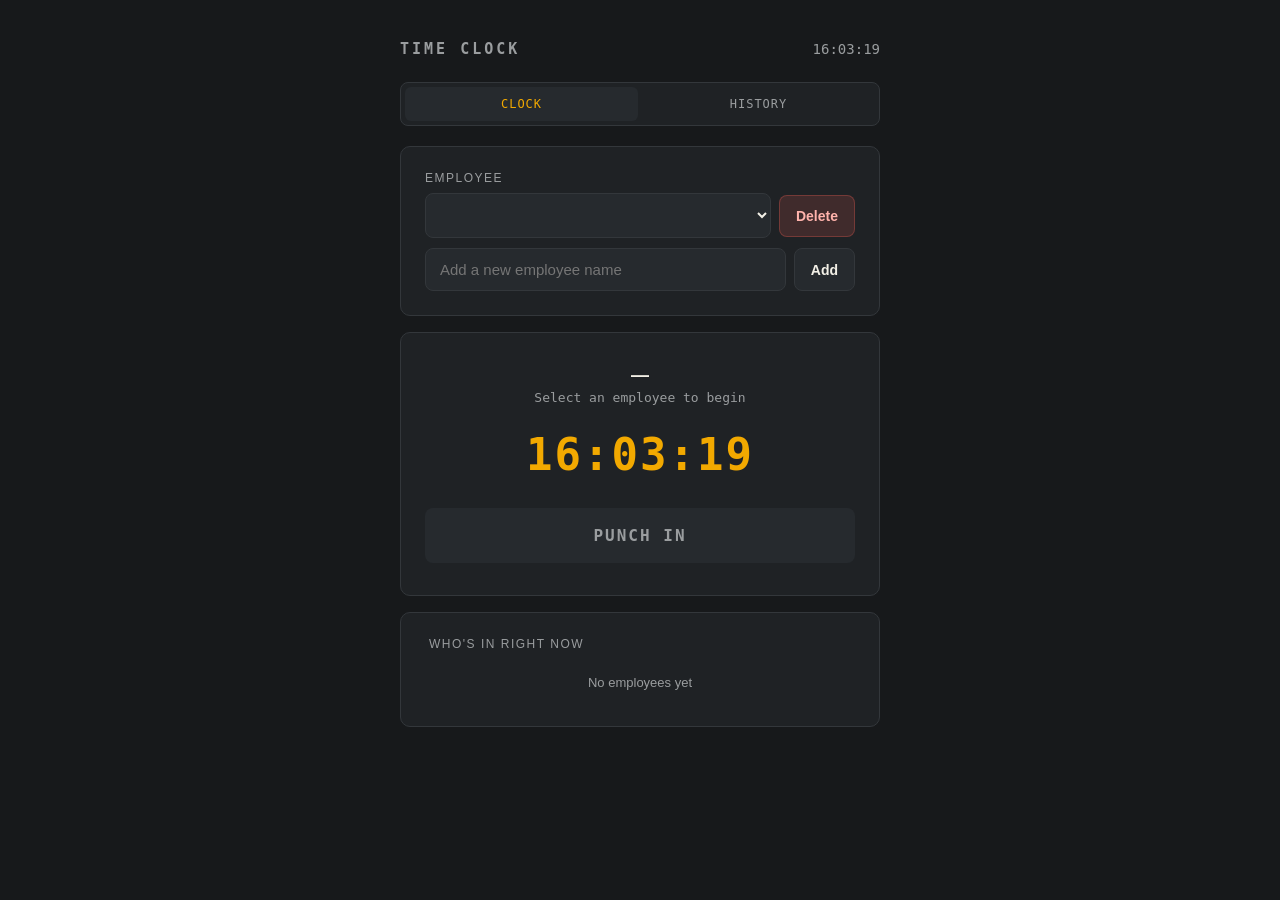
<file: index.html>
<!DOCTYPE html>
<html lang="en">
  <head>
    <meta charset="UTF-8" />
    <meta http-equiv="refresh" content="0; url=/timeclock.html" />
    <title>Time In/Out</title>
  </head>
  <body>
    <p>Redirecting to the time clock app...</p>
  </body>
</html>
</file>
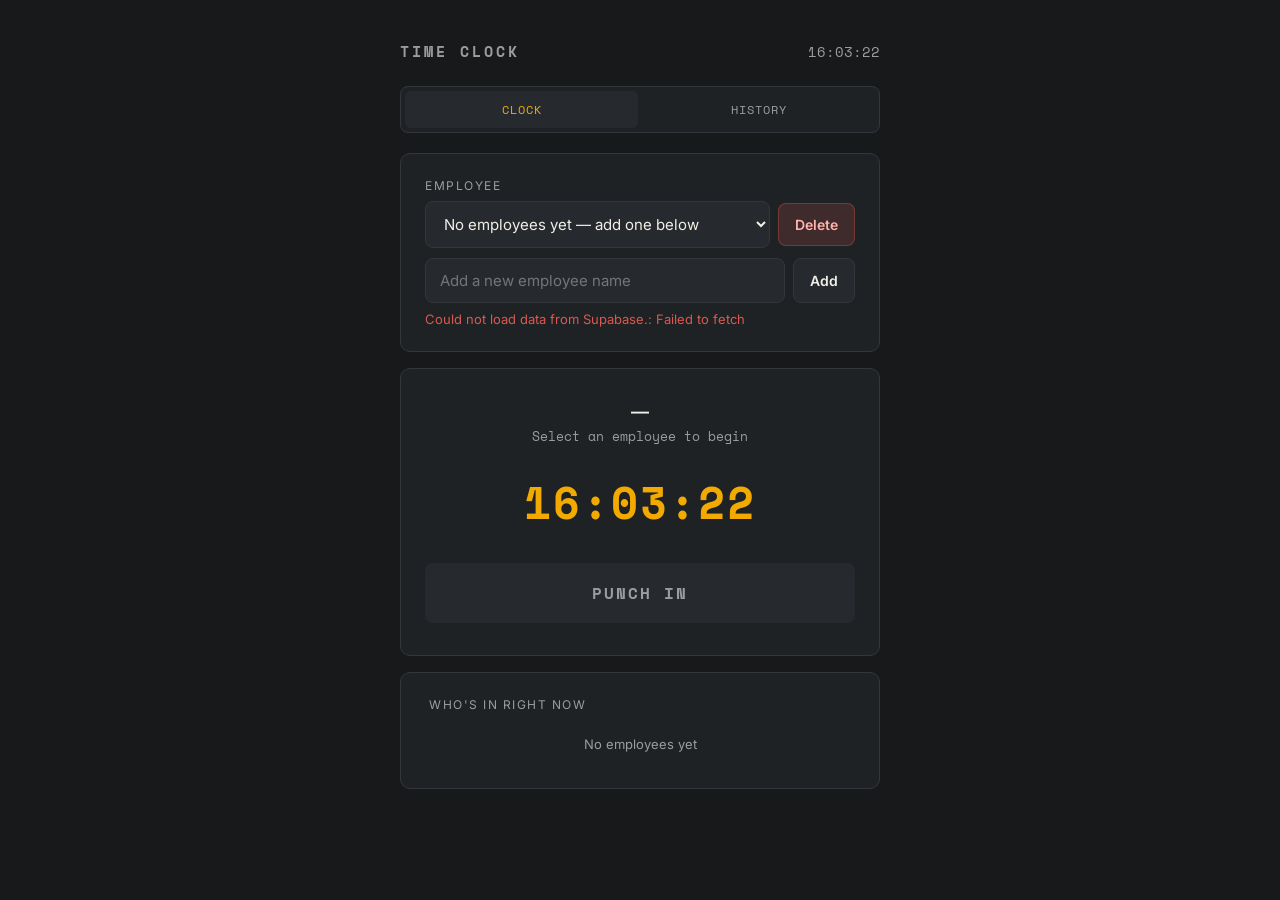
<file: timeclock.html>
<!DOCTYPE html>
<html lang="en">
<head>
<meta charset="UTF-8">
<meta name="viewport" content="width=device-width, initial-scale=1.0">
<title>Time Clock</title>
<link rel="stylesheet" href="style.css">
</head>
<body>
<div class="app">

  <div class="brand">
    <h1>Time Clock</h1>
    <div class="clock" id="headerClock">--:--:--</div>
  </div>

  <div class="tabs">
    <button class="tab-btn active" id="tabClockBtn">Clock</button>
    <button class="tab-btn" id="tabHistoryBtn">History</button>
  </div>

  <div class="page active" id="pageClock">

    <div class="card">
      <label class="field-label" for="employeeSelect">Employee</label>
      <div class="employee-actions">
        <select id="employeeSelect"></select>
        <button class="btn btn-danger" id="deleteEmployeeBtn" disabled>Delete</button>
      </div>
      <div class="add-row">
        <input type="text" id="newEmployeeInput" placeholder="Add a new employee name">
        <button class="btn" id="addEmployeeBtn">Add</button>
      </div>
      <div class="error-msg" id="errorMsg" style="display:none;"></div>
    </div>

    <div class="card punch-card">
      <div class="employee-name" id="punchEmployeeName">—</div>
      <div class="status-line" id="punchStatus">Select an employee to begin</div>
      <div class="digital-time" id="liveClock">--:--:--</div>
      <button class="punch-btn punch-in" id="punchBtn" disabled>Punch in</button>
    </div>

    <div class="card">
      <div class="section-title">Who's in right now</div>
      <div id="board"><div class="empty">No employees yet</div></div>
    </div>

  </div>

  <div class="page" id="pageHistory">

    <div class="card">
      <label class="field-label" for="historyEmployeeSelect">Employee</label>
      <select id="historyEmployeeSelect">
        <option value="__all__">All employees</option>
      </select>
    </div>

    <div class="card">
      <div class="history-toolbar">
        <div class="section-title">Weekly history</div>
        <button class="btn export-btn" id="exportPdfBtn">Export PDF</button>
      </div>
      <div class="week-nav">
        <button class="week-nav-btn" id="weekPrevBtn" aria-label="Previous week">&lsaquo;</button>
        <div>
          <div class="week-label" id="weekLabel">—</div>
          <div class="week-total" id="weekTotal"></div>
        </div>
        <button class="week-nav-btn" id="weekNextBtn" aria-label="Next week">&rsaquo;</button>
      </div>
      <div id="historyDays"></div>
      <div class="empty" id="historyEmptyMsg" style="display:none;">No punches this week</div>
    </div>

  </div>

</div>

<script src="supabase-config.js"></script>
<script src="script.js"></script>
</body>
</html>
</file>
<file: style.css>
@import url('https://fonts.googleapis.com/css2?family=Space+Mono:wght@400;700&family=Inter:wght@400;500;600;700&display=swap');

:root {
  --bg: #17191b;
  --panel: #1f2225;
  --panel-raised: #262a2e;
  --amber: #f2a900;
  --amber-dim: #7a5700;
  --text: #f2efe6;
  --text-dim: #9a9d9f;
  --line: #33373b;
  --green: #4caf7d;
  --red: #d9584f;
  --radius: 10px;
}

* { box-sizing: border-box; }

body {
  margin: 0;
  background: var(--bg);
  color: var(--text);
  font-family: 'Inter', sans-serif;
  min-height: 100vh;
  display: flex;
  justify-content: center;
  padding: 40px 16px;
}

.app {
  width: 100%;
  max-width: 480px;
}

.brand {
  display: flex;
  align-items: baseline;
  justify-content: space-between;
  margin-bottom: 24px;
}

.brand h1 {
  font-family: 'Space Mono', monospace;
  font-size: 15px;
  letter-spacing: 3px;
  text-transform: uppercase;
  margin: 0;
  color: var(--text-dim);
}

.brand .clock {
  font-family: 'Space Mono', monospace;
  font-size: 14px;
  color: var(--text-dim);
}

.card {
  background: var(--panel);
  border: 1px solid var(--line);
  border-radius: var(--radius);
  padding: 24px;
  margin-bottom: 16px;
}

.field-label {
  font-size: 12px;
  text-transform: uppercase;
  letter-spacing: 1.5px;
  color: var(--text-dim);
  margin-bottom: 8px;
  display: block;
}

select, input[type=text] {
  width: 100%;
  background: var(--panel-raised);
  border: 1px solid var(--line);
  color: var(--text);
  padding: 12px 14px;
  border-radius: 8px;
  font-size: 15px;
  font-family: 'Inter', sans-serif;
  outline: none;
}

select:focus, input[type=text]:focus {
  border-color: var(--amber-dim);
}

.add-row {
  display: flex;
  gap: 8px;
  margin-top: 10px;
}

.add-row input { flex: 1; }

.btn {
  background: var(--panel-raised);
  border: 1px solid var(--line);
  color: var(--text);
  padding: 12px 16px;
  border-radius: 8px;
  font-size: 14px;
  font-weight: 600;
  cursor: pointer;
  font-family: 'Inter', sans-serif;
}

.btn:hover { border-color: var(--text-dim); }

.employee-actions {
  display: flex;
  gap: 8px;
  align-items: center;
}

.employee-actions select {
  flex: 1;
}

.btn-danger {
  background: rgba(217, 88, 79, 0.18);
  border-color: rgba(217, 88, 79, 0.35);
  color: #ffb3ac;
}

.btn-danger:hover {
  border-color: rgba(217, 88, 79, 0.6);
}

.punch-card {
  text-align: center;
  padding: 32px 24px;
}

.employee-name {
  font-size: 18px;
  font-weight: 600;
  margin-bottom: 4px;
}

.status-line {
  font-size: 13px;
  color: var(--text-dim);
  margin-bottom: 24px;
  font-family: 'Space Mono', monospace;
}

.status-line.in { color: var(--green); }

.digital-time {
  font-family: 'Space Mono', monospace;
  font-size: 44px;
  font-weight: 700;
  letter-spacing: 2px;
  margin-bottom: 28px;
  color: var(--amber);
}

.punch-btn {
  width: 100%;
  padding: 18px;
  border-radius: 8px;
  font-family: 'Space Mono', monospace;
  font-size: 16px;
  font-weight: 700;
  letter-spacing: 2px;
  text-transform: uppercase;
  border: none;
  cursor: pointer;
  transition: transform 0.06s ease;
}

.punch-btn:active { transform: scale(0.98); }

.punch-btn.punch-in {
  background: var(--green);
  color: #0d2016;
}

.punch-btn.punch-out {
  background: var(--red);
  color: #2b0c09;
}

.punch-btn:disabled {
  background: var(--panel-raised);
  color: var(--text-dim);
  cursor: not-allowed;
}

.section-title {
  font-size: 12px;
  text-transform: uppercase;
  letter-spacing: 1.5px;
  color: var(--text-dim);
  margin: 0 0 12px 4px;
}

table {
  width: 100%;
  border-collapse: collapse;
  font-size: 13px;
}

th {
  text-align: left;
  font-size: 11px;
  text-transform: uppercase;
  letter-spacing: 1px;
  color: var(--text-dim);
  padding: 6px 8px;
  border-bottom: 1px solid var(--line);
  font-weight: 500;
}

td {
  padding: 10px 8px;
  border-bottom: 1px solid var(--line);
  font-family: 'Space Mono', monospace;
  font-size: 12.5px;
}

tr:last-child td { border-bottom: none; }

.badge {
  display: inline-block;
  padding: 2px 8px;
  border-radius: 20px;
  font-size: 10px;
  font-weight: 700;
  letter-spacing: 0.5px;
  text-transform: uppercase;
}

.badge.in { background: rgba(76,175,125,0.15); color: var(--green); }
.badge.out { background: rgba(154,157,159,0.15); color: var(--text-dim); }

.board-row {
  display: flex;
  justify-content: space-between;
  align-items: center;
  padding: 10px 4px;
  border-bottom: 1px solid var(--line);
  font-size: 13.5px;
}

.board-row:last-child { border-bottom: none; }

.board-name { font-weight: 500; }

.board-status {
  font-family: 'Space Mono', monospace;
  font-size: 11px;
}

.board-status.in { color: var(--green); }
.board-status.out { color: var(--text-dim); }

.empty {
  color: var(--text-dim);
  font-size: 13px;
  text-align: center;
  padding: 12px 0;
}

.error-msg {
  color: var(--red);
  font-size: 13px;
  margin-top: 8px;
}

.tabs {
  display: flex;
  gap: 4px;
  margin-bottom: 20px;
  border: 1px solid var(--line);
  border-radius: 8px;
  padding: 4px;
  background: var(--panel);
}

.tab-btn {
  flex: 1;
  background: transparent;
  border: none;
  color: var(--text-dim);
  padding: 10px 12px;
  border-radius: 6px;
  font-family: 'Space Mono', monospace;
  font-size: 12px;
  letter-spacing: 1px;
  text-transform: uppercase;
  cursor: pointer;
}

.tab-btn.active {
  background: var(--panel-raised);
  color: var(--amber);
}

.page { display: none; }
.page.active { display: block; }

.week-nav {
  display: flex;
  align-items: center;
  justify-content: space-between;
  margin-bottom: 20px;
}

.week-nav-btn {
  background: var(--panel-raised);
  border: 1px solid var(--line);
  color: var(--text);
  width: 34px;
  height: 34px;
  border-radius: 8px;
  font-size: 16px;
  cursor: pointer;
  display: flex;
  align-items: center;
  justify-content: center;
}

.week-nav-btn:hover { border-color: var(--text-dim); }

.week-nav-btn:disabled {
  color: var(--text-dim);
  cursor: not-allowed;
  opacity: 0.4;
}

.week-label {
  font-family: 'Space Mono', monospace;
  font-size: 13px;
  color: var(--text);
  text-align: center;
}

.week-total {
  font-family: 'Space Mono', monospace;
  font-size: 12px;
  color: var(--amber);
  text-align: center;
  margin-top: 4px;
}

.history-toolbar {
  display: flex;
  justify-content: space-between;
  align-items: center;
  gap: 12px;
  margin-bottom: 16px;
}

.day-group {
  margin-bottom: 18px;
}

.day-heading {
  display: flex;
  justify-content: space-between;
  font-size: 12px;
  color: var(--text-dim);
  text-transform: uppercase;
  letter-spacing: 1px;
  padding: 0 4px 8px;
  border-bottom: 1px solid var(--line);
  margin-bottom: 4px;
}

.day-heading .day-total {
  color: var(--amber);
}

.entry-row {
  display: flex;
  flex-direction: column;
  align-items: flex-start;
  gap: 4px;
  padding: 8px 4px;
  font-size: 13px;
  border-bottom: 1px dashed var(--line);
}

.entry-row:last-child {
  border-bottom: none;
}

.entry-name {
  font-weight: 500;
  color: var(--text);
}

.entry-times {
  font-family: 'Space Mono', monospace;
  font-size: 12px;
  color: var(--text-dim);
}

.entry-duration {
  font-family: 'Space Mono', monospace;
  font-size: 12px;
  color: var(--amber);
}

.day-summary {
  display: flex;
  flex-direction: column;
  gap: 6px;
  margin: 8px 4px 8px;
  padding: 8px 10px;
  border: 1px solid var(--line);
  border-radius: 8px;
  background: rgba(255,255,255,0.03);
}

.day-summary-item {
  display: flex;
  justify-content: space-between;
  font-size: 12px;
  color: var(--text-dim);
}

@media (max-width: 640px) {
  body {
    padding: 20px 12px;
  }

  .card {
    padding: 20px;
  }

  .add-row,
  .employee-actions,
  .history-toolbar {
    flex-direction: column;
    align-items: stretch;
  }

  .add-row .btn,
  .employee-actions .btn,
  .export-btn {
    width: 100%;
  }

  .tabs {
    flex-wrap: wrap;
  }

  .tab-btn {
    flex-basis: calc(50% - 4px);
  }

  .week-nav {
    gap: 10px;
  }

  .week-label {
    font-size: 12px;
  }

  .entry-row,
  .day-heading {
    flex-direction: column;
    align-items: flex-start;
    gap: 4px;
  }
}

@media print {
  body {
    display: block;
    background: #fff;
    color: #000;
    padding: 0;
  }

  .app {
    max-width: none;
  }

  .tabs,
  .card .btn,
  .week-nav,
  .history-toolbar {
    display: none !important;
  }

  .card {
    border: 1px solid #ddd;
    background: #fff;
    box-shadow: none;
    color: #000;
  }

  .brand h1,
  .brand .clock,
  .section-title,
  .field-label,
  .day-heading,
  .entry-times,
  .entry-duration,
  .board-status,
  .board-name {
    color: #000;
  }
}
</file>
